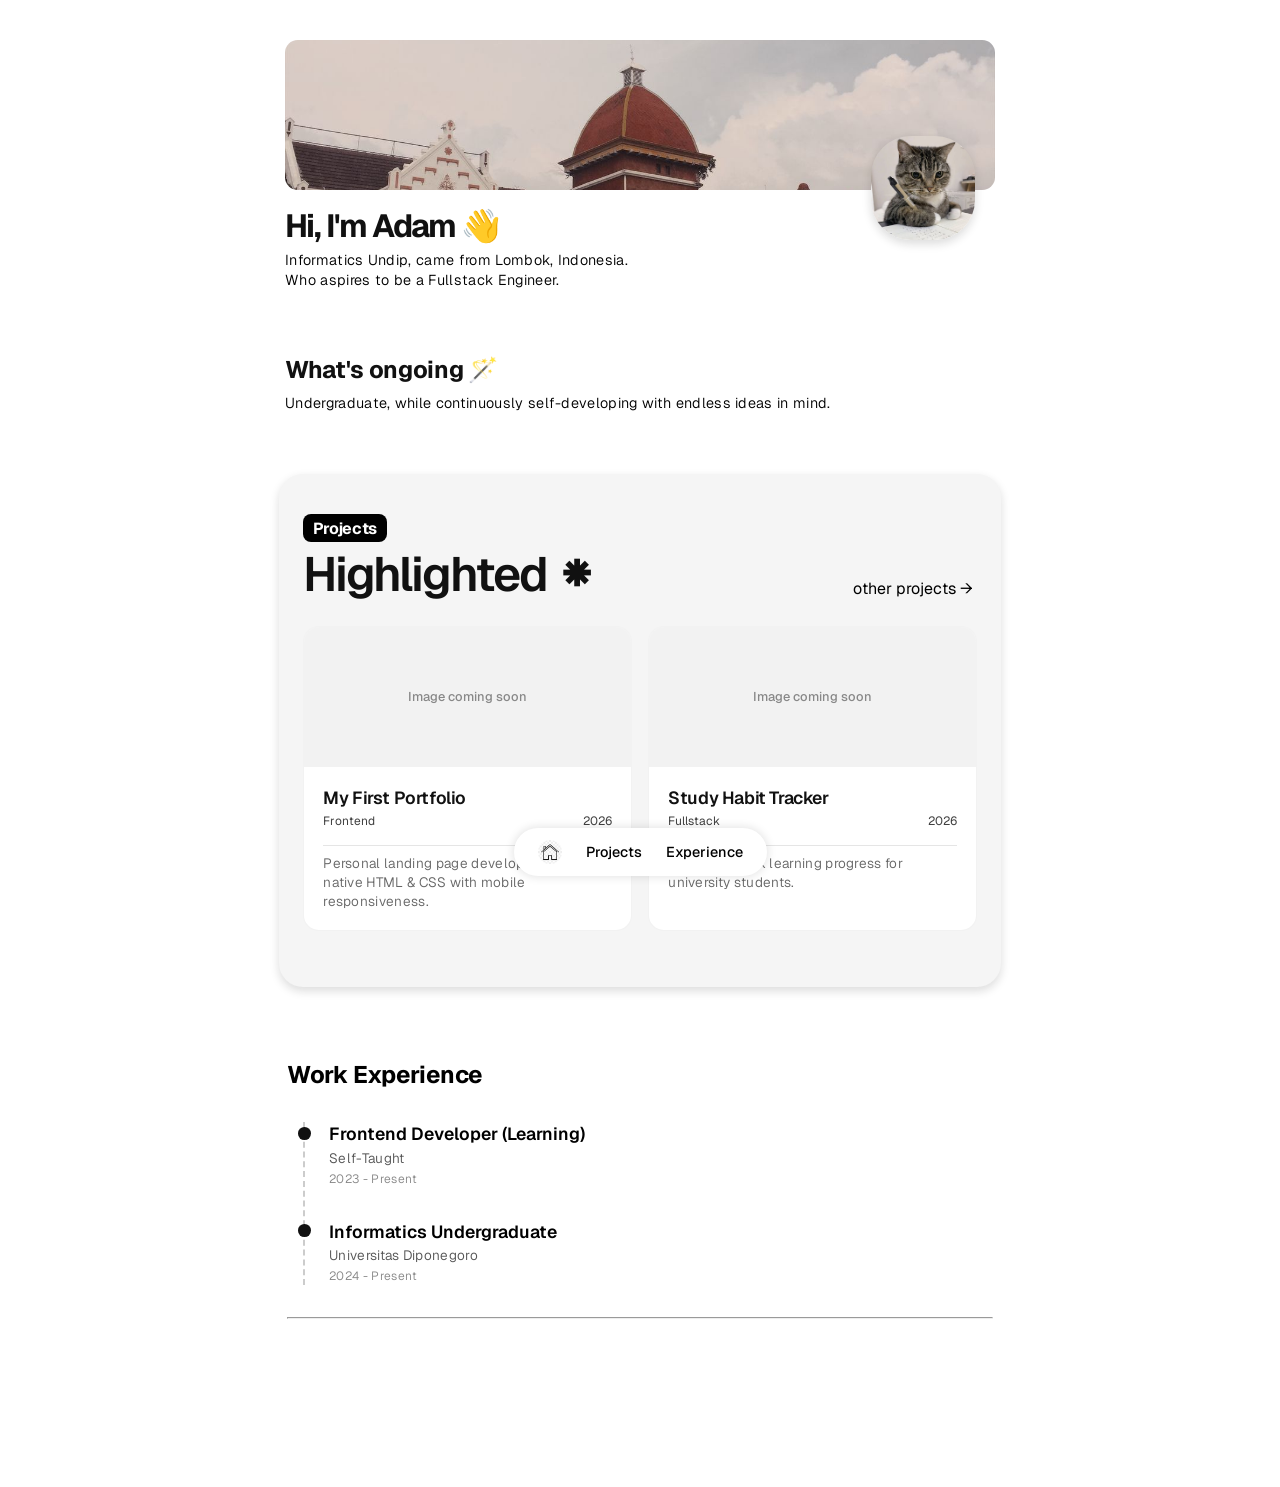
<file: index.html>
<!DOCTYPE html>
<html lang="en" data-theme="light">  
    <head>
        <meta charSet="UTF-8">
        <meta name="viewport" content="width=device-width, initial-scale=1.0">
        
        <!-- SEO Meta Tags -->
        <title>Adam — Personal Page</title>
        <meta name="description" content="Adam — Informatics student at Undip from Lombok, Indonesia. Aspiring Fullstack Engineer.">
        <meta name="author" content="Adam">
        <meta name="robots" content="index, follow">
        <meta property="og:title" content="Adam — Personal Page">
        <meta property="og:description" content="Informatics student at Undip, aspiring Fullstack Engineer.">
        <meta property="og:type" content="website">

        <!-- Fonts -->
        <link rel="preconnect" href="https://fonts.googleapis.com">
        <link rel="preconnect" href="https://fonts.gstatic.com" crossorigin>
        <link href="https://fonts.googleapis.com/css2?family=Geist:ital,wght@0,100..900;1,100..900&family=Lexend:wght@100..900&display=swap" rel="stylesheet">
        
        <!-- Styles -->
        <link href="./style.css" rel="stylesheet">
    </head>
    <body>

        <nav class="navbar">
            <div class="nav-wrapper">
                <a href="#hero" class="nav-link">
                    <img src="images/LogoRumah.jpg" class="nav-logo" alt="Home Logo">
                </a>
                <a href="#projects" class="nav-link">Projects</a>
                <a href="#experience" class="nav-link">Experience</a>
            </div>
        </nav>

        <header class="container-foto" id="hero">
            <div class="wrapper-foto">
                <div class="fotonya">
                    <img src="images/kotaLama.jpg" alt="A Semarang's beauty - Kota Lama" style="width: 100%; height: 100%; object-fit: cover;">
                </div>
                <div class="avatar">
                    <img src="images/catStudying1.jpg" alt="Adam Profile Picture" style="width: 100%; height: 100%; object-fit: cover;">
                </div>
            </div>
        </header>

        <main>
            <section class="biography" id="about">
                <div class="seputar-saya">
                    <h1><span><strong>Hi, I'm Adam 👋</strong></span></h1>
                    <p>Informatics Undip, came from Lombok, Indonesia.<br>Who aspires to be a Fullstack Engineer.</p>
                    <h2>What's ongoing 🪄</h2>
                    <p>Undergraduate, while continuously self-developing with endless ideas in mind.</p>
                </div>
            </section>

            <section class="projects" id="projects">
                <div class="container-project">
                    
                    <div class="header-title">
                        <div class="header-kiri">
                            <h2 class="judul-header">Projects</h2>
                            <div class="highlight-header">
                                Highlighted ⁕
                            </div>
                        </div> 
                    </div>

                    <div class="card-wrapper">
                        <div class="card1">
                            <div class="card-img">
                                <span class="placeholder-text">Image coming soon</span>
                            </div>
                            <div class="card-content">
                                <h3 class="card-title">My First Portfolio</h3>
                                <div class="card-meta">
                                    <span class="card-role">Frontend</span>
                                    <span class="card-year">2026</span>
                                </div>
                                <hr class="card-divider">
                                <p class="card-desc">Personal landing page developed using native HTML & CSS with mobile responsiveness.</p>
                            </div>
                        </div>
                        <div class="card2">
                            <div class="card-img">
                                <span class="placeholder-text">Image coming soon</span>
                            </div>
                            <div class="card-content">
                                <h3 class="card-title">Study Habit Tracker</h3>
                                <div class="card-meta">
                                    <span class="card-role">Fullstack</span>
                                    <span class="card-year">2026</span>
                                </div>
                                <hr class="card-divider">
                                <p class="card-desc">An app to track learning progress for university students.</p>
                            </div>
                        </div>
                    </div>

                    <a href="project_lengkap.html" class="other-link">
                        other projects &rarr;
                    </a>

                </div>
            </section>

            <section class="container-experience" id="experience">
                <div class="list-experience">
                    <div class="judul-experience">
                        <h3>Work Experience</h3>
                    </div>

                    <div class="events-experience">
                        <div class="event-item">
                            <h4 class="event-title">Frontend Developer (Learning)</h4>
                            <p class="event-role">Self-Taught</p>
                            <p class="event-date">2023 - Present</p>
                        </div>
                        <div class="event-item">
                            <h4 class="event-title">Informatics Undergraduate</h4>
                            <p class="event-role">Universitas Diponegoro</p>
                            <p class="event-date">2024 - Present</p>
                        </div>
                    </div>
                    <hr>
                </div>
            </section> 
        </main>
    </body>
</html>
</file>
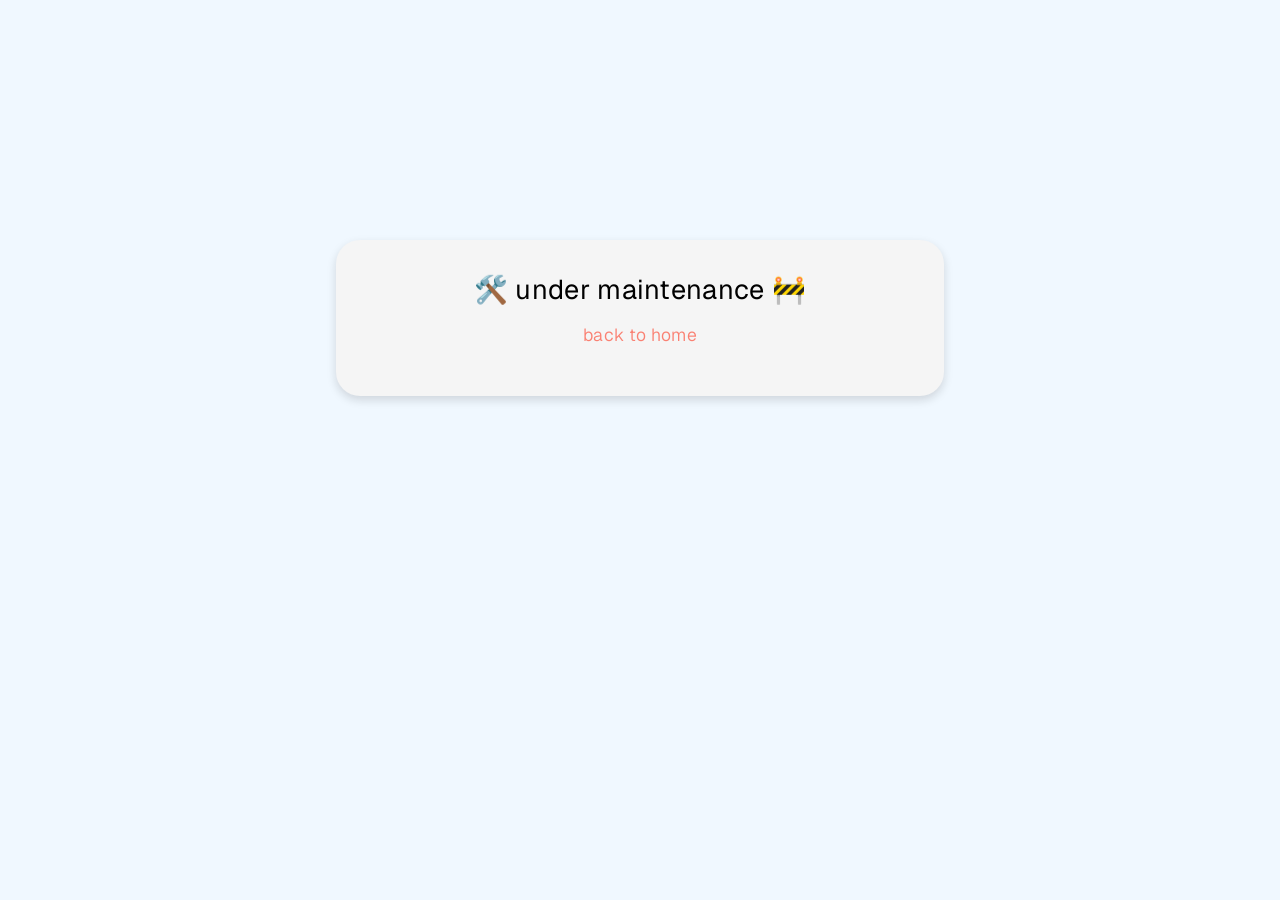
<file: project_lengkap.html>
<!DOCTYPE html>
<html lang="en" data-theme="light">
    <head>
        <meta charSet="UTF-8">
        <meta name="viewport" content="initial-scale=1.0, width=device-width">
        <link rel="preconnect" href="https://fonts.googleapis.com">
        <link rel="preconnect" href="https://fonts.gstatic.com" crossorigin>
        <link href="https://fonts.googleapis.com/css2?family=Geist:ital,wght@0,100..900;1,100..900&family=Lexend:wght@100..900&display=swap" rel="stylesheet">
        <title>Adam — All Projects</title>
        <style>
            body {
                background-color: aliceblue;
                width: 100%;
                height: 100%;
                font-family: 'Geist', sans-serif;
                margin: 0;
                padding: 0;
            }

            .info {
                padding: 2rem 3rem;
                margin: 15rem auto;
                width: 40%;
                min-width: 300px;
                background-color: #f5f5f5;
                border-radius: 1.5rem;
                box-shadow: 0 4px 10px rgba(17, 17, 17, 0.15);
            }

            .info .judul h2 {
                text-align: center;
                margin: 0rem 0 1rem 0;
                font-size: 1.7rem;
                letter-spacing: 0.02rem;
                font-weight: 400;
            }

            .info .kembali a {
                display: block;
                text-decoration: none;
                color: salmon;
                text-align: center;
                margin: 1rem 1rem;
                font-size: 1.1rem;
                letter-spacing: 0.02rem;
                font-weight: 350;
                line-height: 1.4;
                transition: all 0.4s ease-out;
            }

            .info .kembali a:hover {
                margin: 0 auto;
                padding: 0.5rem 1rem;
                width: fit-content;
                color: #007bff;
                background-color: #e0e0e0;
                border-radius: 0.5rem;
            }
        </style>        
    </head>
    <body>
        <main class="info">
            <header class="judul">
                <h2> 🛠️ under maintenance 🚧</h2>
            </header>
            <nav class="kembali">
                <a href="index.html">back to home</a>
            </nav>
        </main>
    </body>
</html>
</file>
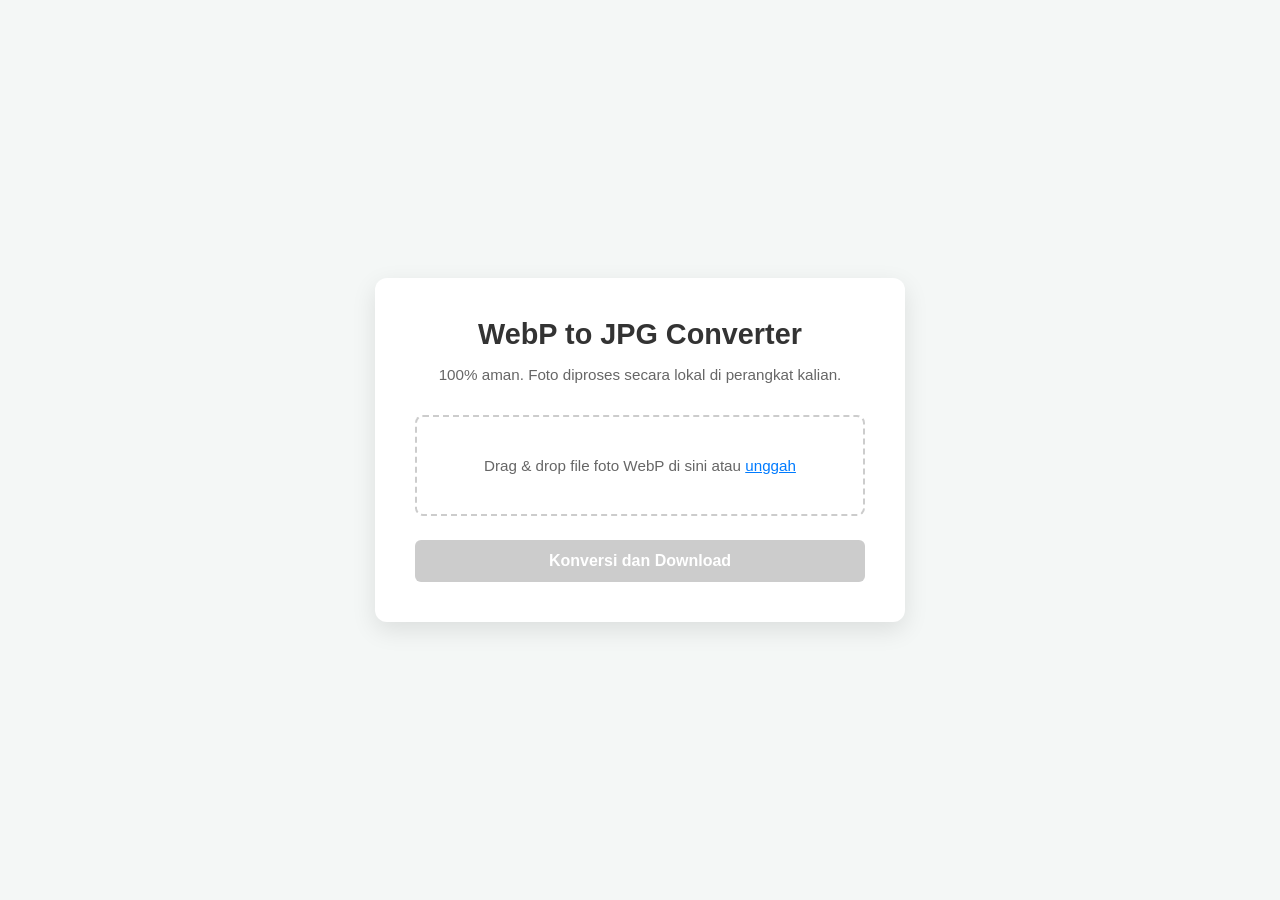
<file: WebptoJPG.html>
<!DOCTYPE html>
<html lang="en">
<head>
    <meta charset="UTF-8">
    <meta name="viewport" content="width=device-width, initial-scale=1.0">
    <title>Local WebP to JPG Converter</title>
    <style>
        :root {
            --bg-color: #f4f7f6;
            --card-bg: #ffffff;
            --primary-color: #007bff;
            --primary-hover: #0056b3;
            --text-color: #333333;
            --border-color: #cccccc;
        }

        body {
            font-family: -apple-system, BlinkMacSystemFont, "Segoe UI", Roboto, sans-serif;
            background-color: var(--bg-color);
            color: var(--text-color);
            display: flex;
            justify-content: center;
            align-items: center;
            min-height: 100vh;
            margin: 0;
        }

        .container {
            background-color: var(--card-bg);
            padding: 2.5rem;
            border-radius: 12px;
            box-shadow: 0 8px 24px rgba(0, 0, 0, 0.1);
            text-align: center;
            max-width: 450px;
            width: 100%;
        }

        h1 {
            margin-top: 0;
            font-size: 1.8rem;
            margin-bottom: 0.5rem;
        }

        p {
            color: #666;
            margin-bottom: 2rem;
            font-size: 0.95rem;
        }

        .drop-zone {
            border: 2px dashed var(--border-color);
            border-radius: 8px;
            padding: 2.5rem 1.5rem;
            cursor: pointer;
            transition: border-color 0.3s ease, background-color 0.3s ease;
            margin-bottom: 1.5rem;
        }

        .drop-zone:hover, .drop-zone.drag-over {
            border-color: var(--primary-color);
            background-color: rgba(0, 123, 255, 0.03);
        }

        .drop-zone p {
            margin: 0;
            font-weight: 500;
        }

        #file-input {
            display: none;
        }

        .file-info {
            margin-top: 1rem;
            font-size: 0.9rem;
            font-weight: bold;
            color: #28a745;
            display: none;
        }

        .btn {
            background-color: var(--primary-color);
            color: white;
            border: none;
            padding: 0.75rem 1.5rem;
            font-size: 1rem;
            font-weight: 600;
            border-radius: 6px;
            cursor: pointer;
            width: 100%;
            transition: background-color 0.2s ease;
        }

        .btn:hover {
            background-color: var(--primary-hover);
        }

        .btn:disabled {
            background-color: #cccccc;
            cursor: not-allowed;
        }

        #conversion-canvas {
            display: none;
        }
    </style>
</head>
<body>

    <div class="container">
        <h1>WebP to JPG Converter</h1>
        <p>100% aman. Foto diproses secara lokal di perangkat kalian.</p>

        <div class="drop-zone" id="drop-zone">
            <p>Drag & drop file foto WebP di sini atau <span style="color: var(--primary-color); text-decoration: underline;">unggah</span></p>
            <input type="file" id="file-input" accept=".webp">
        </div>

        <div class="file-info" id="file-info"></div>

        <button class="btn" id="convert-btn" disabled>Konversi dan Download</button>
    </div>

    <canvas id="conversion-canvas"></canvas>

    <script>
        const dropZone = document.getElementById('drop-zone');
        const fileInput = document.getElementById('file-input');
        const fileInfo = document.getElementById('file-info');
        const convertBtn = document.getElementById('convert-btn');
        const canvas = document.getElementById('conversion-canvas');
        const ctx = canvas.getContext('2d');

        let selectedFile = null;

        dropZone.addEventListener('click', () => fileInput.click());

        dropZone.addEventListener('dragover', (e) => {
            e.preventDefault();
            dropZone.classList.add('drag-over');
        });

        dropZone.addEventListener('dragleave', () => {
            dropZone.classList.remove('drag-over');
        });

        dropZone.addEventListener('drop', (e) => {
            e.preventDefault();
            dropZone.classList.remove('drag-over');
            if (e.dataTransfer.files.length > 0) {
                handleFileSelection(e.dataTransfer.files[0]);
            }
        });

        fileInput.addEventListener('change', (e) => {
            if (e.target.files.length > 0) {
                handleFileSelection(e.target.files[0]);
            }
        });

        function handleFileSelection(file) {
            if (file.type !== 'image/webp' && !file.name.endsWith('.webp')) {
                alert('Please select a valid .webp image file.');
                return;
            }
            selectedFile = file;
            fileInfo.textContent = `Selected: ${file.name} (${(file.size / 1024).toFixed(1)} KB)`;
            fileInfo.style.display = 'block';
            convertBtn.disabled = false;
        }

        convertBtn.addEventListener('click', () => {
            if (!selectedFile) return;

            const reader = new FileReader();

            reader.onload = function(event) {
                const img = new Image();

                img.onload = function() {
                    canvas.width = img.width;
                    canvas.height = img.height;

                    // Fill background with white in case WebP has transparency
                    ctx.fillStyle = '#FFFFFF';
                    ctx.fillRect(0, 0, canvas.width, canvas.height);

                    // Draw the decoded WebP onto the canvas
                    ctx.drawImage(img, 0, 0);

                    // Convert canvas to JPG string (0.90 is the quality setting)
                    const jpgDataUrl = canvas.toDataURL('image/jpeg', 0.90);

                    // Create an invisible download link and trigger it
                    const downloadLink = document.createElement('a');
                    const originalName = selectedFile.name.substring(0, selectedFile.name.lastIndexOf('.')) || selectedFile.name;
                    
                    downloadLink.download = `${originalName}.jpg`;
                    downloadLink.href = jpgDataUrl;
                    document.body.appendChild(downloadLink);
                    downloadLink.click();
                    document.body.removeChild(downloadLink);
                };

                img.src = event.target.result;
            };

            reader.readAsDataURL(selectedFile);
        });
    </script>
</body>
</html>
</file>
<file: style.css>
/* style.css */
:root {
    --background-color: #f2eae0;
    --card-color: #f6c7b3;
    --text-color: #82b3c0;
    --hover-color: #c3dedd;
    --utama-color: #f0e2c3;
    --kedua-hover: #dcece9;
}

*, *::before, *::after {
    box-sizing: border-box; 
}

html {
    scroll-behavior: smooth;
    overflow-x: hidden;
}

body {
    background-color: #ffffff;
    flex-direction: column;
    display: flex; 
    align-items: center;
    font-family: 'Geist', sans-serif;
    min-height: auto;
    width: 100%;
    margin: 0;
    padding: 0;
    overflow-x: hidden;
}

/* Typography */
h1 {
    font-size: 2rem;
    color: #111111;
    letter-spacing: -0.1rem;
    font-weight: 400;
    margin: 0 0 0.5rem 0;
    line-height: 1;
}

h2 {
    color: #111111;
    margin: 4rem 0 0.5rem 0;
    letter-spacing: -0.02rem;
}

h3 {
    font-weight:1220;
    font-size: 1.5rem;
    letter-spacing: -0.025rem;
}

p {
    margin: 0rem 0 1rem 0;
    font-size: 0.9rem;
    letter-spacing: 0.02rem;
    font-weight: 350;
    line-height: 1.4;
    color: #000000;
}

a {
    text-decoration: none;
    color: inherit;
}

/* Sections */
.container-foto {
    max-width: 770px;
    height: auto;
    width: 100%;
    margin: 0 auto;
    padding: 2.5rem 30px 20px;
}

.wrapper-foto {
    position: relative;
    width: 100%;
    max-width: 720px;
    height: 150px;
}

.avatar {
    position: absolute;
    bottom: -50px;
    right: 20px;
    height: 6.5rem;
    width: 6.5rem;
    border-radius: 2.5rem;
    overflow: hidden;
    box-shadow: 0 4px 10px rgba(17, 17, 17, 0.15);
    z-index: 5;
}

.fotonya {
    width: 100%;
    height: 100%;
    overflow: hidden;
    border-radius: 0.8rem ;
}

.biography {
    max-width: 770px;
    width: 100%;
    margin: 0 auto;
    padding: 0rem 30px 45px;
    justify-content: center;
}

.seputar-saya {
    max-width: 85%;
}

.projects {
    height: auto;
    padding-bottom: 2rem;
    width: calc(100% - 3rem);
    max-width: 900px;
    border-radius: 1.5rem;
    box-shadow: 0 4px 10px rgba(17, 17, 17, 0.15);
    background-color: #f5f5f5;
    margin: 0 auto;
}

.container-project {
    justify-self: center;
    display: grid;
    margin: 0rem auto;
    gap: 20px;
    grid-template-areas: "area-header" "area-card";
    grid-template-rows: auto 1fr;
    padding: 1.5rem;
    height: 100%;
    width: 100%;
    max-width: 770px;
}

.header-title {
    grid-area: area-header;
}

.header-title .judul-header {
    display: inline-block;
    color: white;
    padding: 0.2rem 0.6rem;
    background-color: #000;
    border-radius: 0.5rem;
    margin-bottom: 0.5rem;
    margin-top: 1rem;
    font-size: 1rem;
}

.highlight-header {
    font-size: 3rem;
    color: #111111;
    letter-spacing: -0.12rem;
    font-weight: 600;
    margin: 0 0 0.5rem 0;
    line-height: 1;
}

.other-link {
    grid-area: area-header;
    color: #000;
    justify-self: flex-end;
    margin-top: 5rem;
    margin-right: 0.25rem;
    text-decoration: none;
    transition: opacity 0.2s ease;
}

.other-link:hover {
    opacity: 0.7;
}

.card-wrapper {
    grid-area: area-card;
    display: grid;
    grid-template-columns:1fr 1fr ;
    gap: 1rem;
    column-gap: 1rem;
}

.card1, .card2 {
    border-radius: 1rem;
    transition: transform 0.2s ease, box-shadow 0.2s ease;
    display: flex;
    flex-direction: column;
    overflow: hidden;
    background-color: #ffffff;
    color: #111111;
    border: 1px solid rgba(0, 0, 0, 0.05);
}

.card-img {
    width: 100%;
    height: 140px;
    background-color: rgba(0, 0, 0, 0.05);
    display: flex;
    align-items: center;
    justify-content: center;
}

.placeholder-text {
    font-size: 0.8rem;
    font-weight: 500;
    color: #888888;
}

.card-content {
    padding: 1.2rem;
    display: flex;
    flex-direction: column;
    flex-grow: 1;
}

.card1:hover, .card2:hover {
    transform: translateY(-4px);
    box-shadow: 0 6px 16px rgba(0, 0, 0, 0.15);
}

.card-title {
    font-weight: 600;
    font-size: 1.1rem;
    margin: 0 0 0.25rem 0;
}

.card-meta {
    display: flex;
    justify-content: space-between;
    font-size: 0.75rem;
    opacity: 0.8;
    margin-bottom: 0.5rem;
}

.card-divider {
    border: none;
    border-top: 1px solid rgba(0, 0, 0, 0.1);
    margin: 0.5rem 0;
    width: 100%;
}

.card-desc {
    font-size: 0.85rem;
    line-height: 1.4;
    color: #666666;
    margin: 0;
}

.container-experience {
    width: 100%;
    height: 100%;
    min-height: 500px;
    padding: 3rem 2rem 3rem 2rem;
    display: flex;
    flex-direction: column;
    margin: 0 auto;
    max-width: 770px;
}

.list-experience {
    width: 100%;
    min-height: 100%;
    height: 100%;
}

.judul-experience {
    justify-items: center;
    height: auto;
    margin-bottom: 2rem;
}

.events-experience {
    border-left: 2px dashed #ccc;
    padding-left: 1.5rem;
    margin-left: 1rem;
}

.event-item {
    position: relative;
    margin-bottom: 2rem;
}

.event-item::before {
    content: '';
    position: absolute;
    left: -1.95rem;
    top: 0.3rem;
    width: 0.8rem;
    height: 0.8rem;
    background-color: #111;
    border-radius: 50%;
}

.event-title {
    font-weight: 600;
    margin: 0;
    font-size: 1.1rem;
}

.event-role {
    font-size: 0.85rem;
    color: #555;
    margin: 0.2rem 0;
}

.event-date {
    font-size: 0.75rem;
    color: #888;
}

/* Navbar */
.navbar {
    position: fixed;
    bottom: 1.5rem;
    z-index: 10;
    box-shadow: 0rem 0rem 0.5rem 0.1rem rgba(0, 0, 0, 0.1);
    background-color: white;
    width: auto;
    padding: 0 1.5rem;
    height: 3rem;
    border-radius: 5rem;
    display: flex;
    align-items: center;
}
            
.nav-wrapper {
    display: flex;
    justify-content: space-between;
    gap: 1.5rem;
    color: black;
    align-items: center;
}

.nav-link {
    display: flex;
    align-items: center;
    gap: 0.5rem;
    font-size: 0.9rem;
    font-weight: 500;
    transition: opacity 0.2s ease;
}

.nav-link:hover {
    opacity: 0.6;
}

.nav-logo {
    width: 1.5rem;
    height: 1.5rem;
    border-radius: 50%;
}

/* Media Queries */
@media (max-width: 640px) {
    .projects {
        background-color: #f5f5f5;
        width: calc(100% - 2rem);
        margin: 0 auto;
        box-shadow: none;
        border-radius: 1rem;
        height: auto;
    }

    .container-project {
        grid-template-columns: 1fr;
        grid-template-rows: auto auto auto;
        grid-template-areas: 
            "area-header"
            "area-card"
            "area-link";
        gap: 1rem;
        padding: 1rem;
        margin-left: 0;
        margin-right: 0;
    }

    .header-title {
        display: inline-block;
        grid-area: area-header;
        align-items: center;
        text-align: center;
    }

    .header-title .highlight-header {
        font-size: 2rem;
    }

    .card-wrapper {
        grid-area: area-card;
        display: grid;
        grid-template-areas: "card-atas" "card-bawah";
        grid-template-columns: 1fr;
        gap: 1rem;
        column-gap: 1rem;
        margin: 0;
    }
    
    .card1 {
        grid-area: card-atas;
        box-shadow: 1px 1px 5px rgba(0, 0, 0, 0.1);
    }
    
    .card2 {
        grid-area: card-bawah;
        box-shadow: 1px 1px 5px rgba(0, 0, 0, 0.1);
    }

    .other-link {
        margin-top: 1rem;
        margin-bottom: 1rem;
        grid-area: area-link;
        justify-self: center;
    }
    
    .wrapper-foto {
        height: 120px;
    }
    
    .avatar {
        width: 5rem;
        height: 5rem;
        bottom: -30px;
    }
}
</file>
